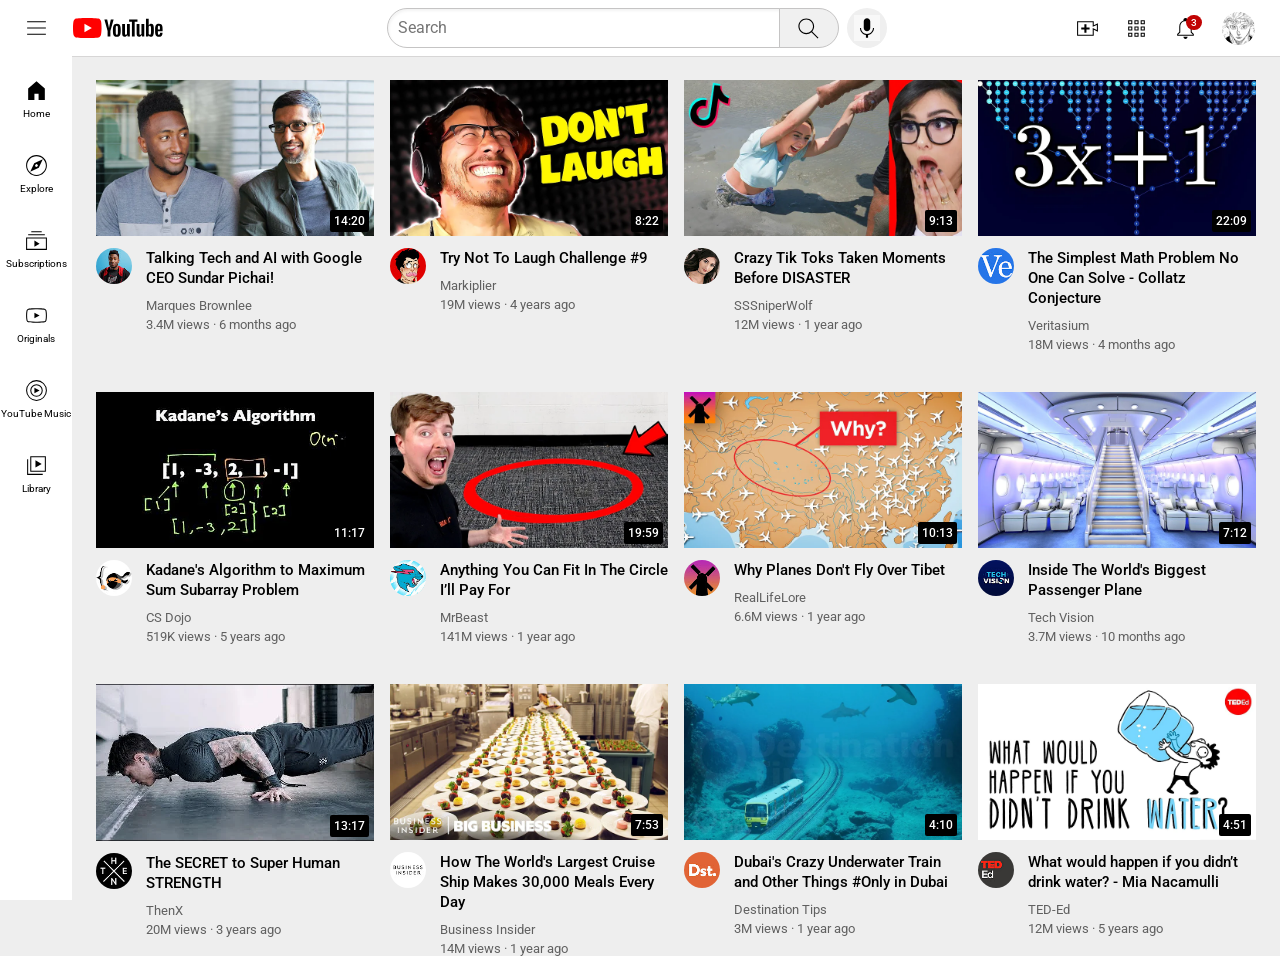
<file: index.html>
<!DOCTYPE html>
<html>
    <head>
        <title>Youtube.com Clone</title>

        <link rel="preconnect" href="https://fonts.googleapis.com">
        <link rel="preconnect" href="https://fonts.gstatic.com" crossorigin>
        <link href="https://fonts.googleapis.com/css2?family=Roboto:ital,wght@0,100;
        0,300;0,400;0,500;0,700;0,900;1,100;1,300;1,400;1,500;1,700;
        1,900&display=swap" rel="stylesheet">

        <link rel="stylesheet" href="STYLE/general.css">
        <link rel="stylesheet" href="STYLE/header.css">
        <link rel="stylesheet" href="STYLE/video.css">
        <link rel="stylesheet" href="STYLE/Sidebar.css">
    </head>
    <body style="margin: 0px;">
        <header class="header">
            <div class="left-section">
                <img class="menu" src="HEADER/hamburger-menu.svg">
                <img class="logo" src="HEADER/youtube-logo.svg">
            </div>
            <div class="middle-section">
                <input class="sear" type="text" placeholder="Search">
                <button class="search-button" >
                    <img class="search-icon" src="HEADER/search.svg">
                    <div class="button-information">Search</div>
                </button>
                <button class="mic"> 
                    <img class="mic-icon" src="HEADER/voice-search-icon.svg">
                    <div class="button-information">Voice Search</div>
                </button>
            </div>
            <div class="right-section">
                    <div class="upload-img">
                        <img class="upload-icon" src="HEADER/upload.svg">
                        <div class="button-information">Create</div>
                    </div>

                    <div class="yt-apps">
                        <img class="app-icon" src="HEADER/youtube-apps.svg">
                        <div class="button-information">YouTube Apps</div>
                    </div>

                    <div class="no-notif">
                        <img class="notifi-icon" src="HEADER/notifications.svg">
                        <div class="number-if">
                            3
                        </div>
                        <div class="button-information">Notifications</div>
                    </div>

                    <div class="profile-pic">
                        <img class="profile-icon" src="HEADER/myprofile.jpg">
                        <div class="button-information">My Profile</div>
                    </div>
                    
            </div>
        </header>

        <nav class="sidebar">

            <div class="sidebar-items">
                <img src="HEADER/home.svg">
                <div>Home</div>              
            </div>
            
            <div class="sidebar-items">
                <img src="HEADER/explore.svg">
                <div>Explore</div>              
            </div>
            
            <div class="sidebar-items">
                <img src="HEADER/subscriptions.svg">                
                <div>Subscriptions</div>              
            </div>
            
            <div class="sidebar-items">
                <img src="HEADER/originals.svg">               
                <div>Originals</div>              
            </div>
            
            <div class="sidebar-items">
                <img src="HEADER/youtube-music.svg">  
                <div>YouTube Music</div>              
            </div>
            
            <div class="sidebar-items">
                <img src="HEADER/library.svg">
                <div>Library</div>              
            </div>
        </nav>

        <main>
            <section class="video-Grid">
                <div class="v-preview">
    
                    <div class="thumb">
                        <img id="thumbnail_1" src="IMAGES/thumbnail-1.webp" class="img" onclick="">
                        <div class="video-time">
                            14:20
                        </div>
                    </div>
        
                    <div class="video-dgrid">
                        <div class="channel-img">
                            <img src="CHANNEL/channel-1.jpeg" class="channel">
                        </div>
    
                        <div class="channel-discription">
                            <p class="v-title">
                                Talking Tech and AI with Google CEO Sundar Pichai!
                            </p>
                
                            <p class="v-auth">
                                Marques Brownlee 
                            </p>
                
                            <p class="v-stats">
                                3.4M views &middot; 6 months ago
                                <!--the dot is an HTML entity just search any entity-->
                            </p>
                        </div>
                    </div> 
                </div>
        
                <div class="v-preview">
        
                    <div class="thumb">
                        <img id="thumbnail_2" src="IMAGES/thumbnail-2.webp" class="img">
                        <div class="video-time">
                            8:22
                        </div>
                    </div>
        
                    <div class="video-dgrid">
                        <div class="channel-img">
                            <img src="CHANNEL/channel-2.jpeg" class="channel">
                        </div>
        
                        <div class="channel-discription">
                            <p class="v-title">
                                Try Not To Laugh Challenge #9
                            </p>
                
                            <p class="v-auth">
                                Markiplier 
                            </p>
                
                            <p class="v-stats">
                                19M views &middot; 4 years ago
                                <!--the dot is an HTML entity just search any entity-->
                            </p>
                        </div>
                    </div> 
                </div>
        
                <div class="v-preview">
        
                    <div class="thumb">
                        <img id="thumbnail_3" src="IMAGES/thumbnail-3.webp" class="img">
                        <div class="video-time">
                            9:13
                        </div>
                    </div>
        
                    <div class="video-dgrid">
                        <div class="channel-img">
                            <img src="CHANNEL/channel-3.jpeg" class="channel">
                        </div>
        
                        <div class="channel-discription">
                            <p class="v-title">
                                Crazy Tik Toks Taken Moments Before DISASTER
                            </p>
                
                            <p class="v-auth">
                                SSSniperWolf 
                            </p>
                
                            <p class="v-stats">
                                12M views &middot; 1 year ago
                                <!--the dot is an HTML entity just search any entity-->
                            </p>
                        </div>
                    </div> 
                </div>
        
                <div class="v-preview">
        
                    <div class="thumb">
                        <img id="thumbnail_4" src="IMAGES/thumbnail-4.webp" class="img">
                        <div class="video-time">
                            22:09
                        </div>
                    </div>
        
                    <div class="video-dgrid">
                        <div class="channel-img">
                            <img src="CHANNEL/channel-4.jpeg" class="channel">
                        </div>
        
                        <div class="channel-discription">
                            <p class="v-title">
                                The Simplest Math Problem No One Can Solve - Collatz Conjecture
                            </p>
                
                            <p class="v-auth">
                                Veritasium 
                            </p>
                
                            <p class="v-stats">
                                18M views &middot; 4 months ago
                                <!--the dot is an HTML entity just search any entity-->
                            </p>
                        </div>
                    </div> 
                </div>
        
                <div class="v-preview">
        
                    <div class="thumb">
                        <img id="thumbnail_5" src="IMAGES/thumbnail-5.webp" class="img">
                        <div class="video-time">
                            11:17
                        </div>
                    </div>
        
                    <div class="video-dgrid">
                        <div class="channel-img">
                            <img src="CHANNEL/channel-5.jpeg" class="channel">
                        </div>
        
                        <div class="channel-discription">
                            <p class="v-title"> 
                                Kadane's Algorithm to Maximum Sum Subarray Problem
                            </p>
                
                            <p class="v-auth">
                                CS Dojo
                            </p>
                
                            <p class="v-stats">
                                519K views &middot; 5 years ago
                                <!--the dot is an HTML entity just search any entity-->
                            </p>
                        </div>
                    </div> 
                </div>
        
                <div class="v-preview">
        
                    <div class="thumb">
                        <img id="thumbnail_6" src="IMAGES/thumbnail-6.webp" class="img">
                        <div class="video-time">
                            19:59
                        </div>
                    </div>
        
                    <div class="video-dgrid">
                        <div class="channel-img">
                            <img src="CHANNEL/channel-6.jpeg" class="channel">
                        </div>
        
                        <div class="channel-discription">
                            <p class="v-title">
                                Anything You Can Fit In The Circle I’ll Pay For
                            </p>
                
                            <p class="v-auth">
                                MrBeast 
                            </p>
                
                            <p class="v-stats">
                                141M views &middot; 1 year ago
                                <!--the dot is an HTML entity just search any entity-->
                            </p>
                        </div>
                    </div> 
                </div>

                <div class="v-preview">
        
                    <div class="thumb">
                        <img id="thumbnail_7" src="IMAGES/thumbnail-7.webp" class="img">
                        <div class="video-time">
                            10:13
                        </div>
                    </div>
        
                    <div class="video-dgrid">
                        <div class="channel-img">
                            <img src="CHANNEL/channel-7.jpeg" class="channel">
                        </div>
        
                        <div class="channel-discription">
                            <p class="v-title">
                                Why Planes Don't Fly Over Tibet
                            </p>
                
                            <p class="v-auth">
                                RealLifeLore 
                            </p>
                
                            <p class="v-stats">
                                6.6M views &middot; 1 year ago
                                <!--the dot is an HTML entity just search any entity-->
                            </p>
                        </div>
                    </div> 
                </div>

                <div class="v-preview">
        
                    <div class="thumb">
                        <img id="thumbnail_8" src="IMAGES/thumbnail-8.webp" class="img">
                        <div class="video-time">
                            7:12
                        </div>
                    </div>
        
                    <div class="video-dgrid">
                        <div class="channel-img">
                            <img src="CHANNEL/channel-8.jpeg" class="channel">
                        </div>
        
                        <div class="channel-discription">
                            <p class="v-title">
                                Inside The World's Biggest Passenger Plane
                            </p>
                
                            <p class="v-auth">
                                Tech Vision 
                            </p>
                
                            <p class="v-stats">
                                3.7M views &middot; 10 months ago
                                <!--the dot is an HTML entity just search any entity-->
                            </p>
                        </div>
                    </div> 
                </div>

                <div class="v-preview">
        
                    <div class="thumb">
                        <img id="thumbnail_9" src="IMAGES/thumbnail-9.webp" class="img">
                        <div class="video-time">
                            13:17
                        </div>
                    </div>
        
                    <div class="video-dgrid">
                        <div class="channel-img">
                            <img src="CHANNEL/channel-9.jpeg" class="channel">
                        </div>
        
                        <div class="channel-discription">
                            <p class="v-title">
                                The SECRET to Super Human STRENGTH
                            </p>
                
                            <p class="v-auth">
                                ThenX
                            </p>
                
                            <p class="v-stats">
                                20M views &middot; 3 years ago
                                <!--the dot is an HTML entity just search any entity-->
                            </p>
                        </div>
                    </div> 
                </div>

                <div class="v-preview">
        
                    <div class="thumb">
                        <img id="thumbnail_10" src="IMAGES/thumbnail-10.webp" class="img">
                        <div class="video-time">
                            7:53
                        </div>
                    </div>
        
                    <div class="video-dgrid">
                        <div class="channel-img">
                            <img src="CHANNEL/channel-10.jpeg" class="channel">
                        </div>
        
                        <div class="channel-discription">
                            <p class="v-title">
                                How The World's Largest Cruise Ship Makes 30,000 Meals Every Day
                            </p>
                
                            <p class="v-auth">
                                Business Insider 
                            </p>
                
                            <p class="v-stats">
                                14M views &middot; 1 year ago
                                <!--the dot is an HTML entity just search any entity-->
                            </p>
                        </div>
                    </div> 
                </div>

                <div class="v-preview">
        
                    <div class="thumb">
                        <img id="thumbnail_11" src="IMAGES/thumbnail-11.webp" class="img">
                        <div class="video-time">
                            4:10
                        </div>
                    </div>
        
                    <div class="video-dgrid">
                        <div class="channel-img">
                            <img src="CHANNEL/channel-11.jpeg" class="channel">
                        </div>
        
                        <div class="channel-discription">
                            <p class="v-title">
                                Dubai's Crazy Underwater Train and Other Things #Only in Dubai
                            </p>
                
                            <p class="v-auth">
                                Destination Tips 
                            </p>
                
                            <p class="v-stats">
                                3M views &middot; 1 year ago
                                <!--the dot is an HTML entity just search any entity-->
                            </p>
                        </div>
                    </div> 
                </div>

                <div class="v-preview">
        
                    <div class="thumb">
                        <img id="thumbnail_12" src="IMAGES/thumbnail-12.webp" class="img">
                        <div class="video-time">
                            4:51
                        </div>
                    </div>
        
                    <div class="video-dgrid">
                        <div class="channel-img">
                            <img src="CHANNEL/channel-12.jpeg" class="channel">
                        </div>
        
                        <div class="channel-discription">
                            <p class="v-title">
                                What would happen if you didn’t drink water? - Mia Nacamulli
                            </p>
                
                            <p class="v-auth">
                                TED-Ed 
                            </p>
                
                            <p class="v-stats">
                                12M views &middot; 5 years ago
                                <!--the dot is an HTML entity just search any entity-->
                            </p>
                        </div>
                    </div> 
                </div>
            </section>
        </main> 
        <script src="SCRIPTS/YOUTUBE.js"></script> 
    </body>
</html>
<!--objct-fit: cover/countain; || object-position: top/bottom/left/right -->
</file>
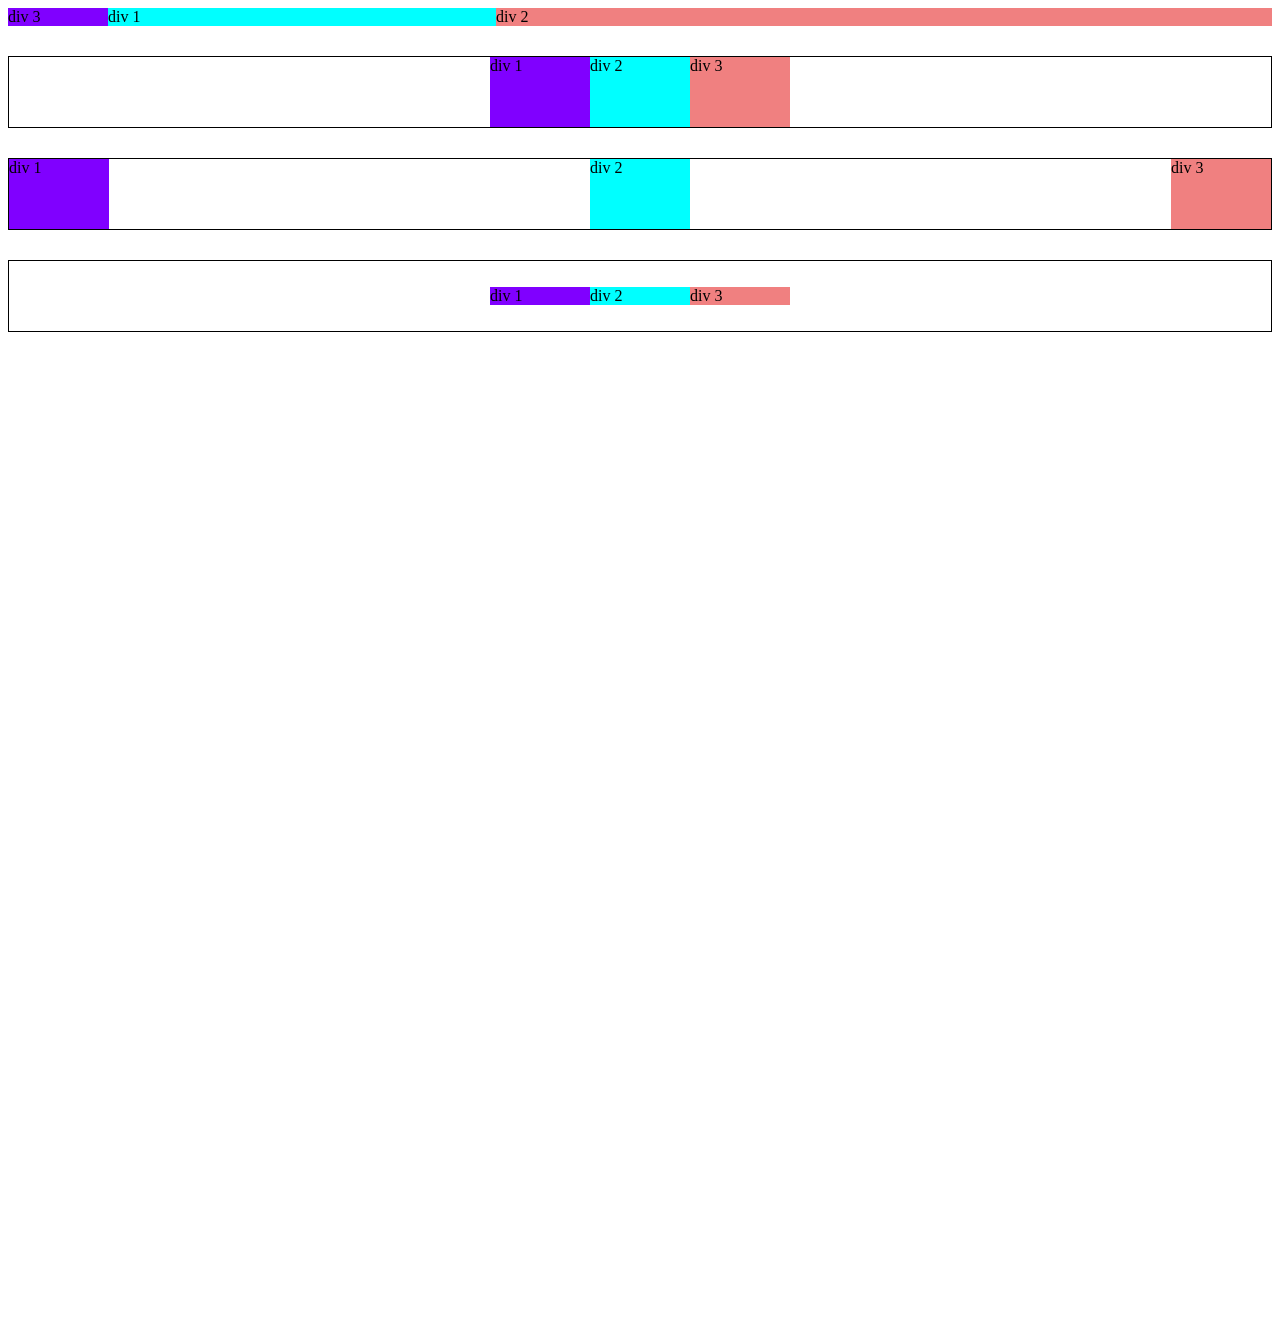
<file: flexbox.html>
<!DOCTYPE html>
<html>
    <head>
        <title>Flexbox practice</title>
    </head>
    <body style="padding-bottom: 1000px;">
        <div style="display: flex;
          flex-direction: row;">
          <div style="background-color: rgb(128, 0, 255);
                   width: 100px;">
            div 3</div> 
        <div style="background-color: aqua;
                   flex: 1;">
            div 1</div>
        <div style="background-color: lightcoral;
                   flex: 2;">
            div 2</div>
        </div>

        <div style="display: flex;
          flex-direction: row;
          justify-content: center;

          margin-top: 30px;
          height: 70px;
          border-style: solid;
          border-width: 1px;
          border-color: black;">
          <div style="background-color: rgb(128, 0, 255);
                   width: 100px;">
            div 1</div> 
        <div style="background-color: aqua;
                   width: 100px;">
            div 2</div>
        <div style="background-color: lightcoral;
                   width: 100px;">
            div 3</div>
        </div>

        <div style="display: flex;
          flex-direction: row;
          justify-content: space-between;

          margin-top: 30px;
          height: 70px;
          border-style: solid;
          border-width: 1px;
          border-color: black;">
          <div style="background-color: rgb(128, 0, 255);
                   width: 100px;">
            div 1</div> 
        <div style="background-color: aqua;
                   width: 100px;">
            div 2</div>
        <div style="background-color: lightcoral;
                   width: 100px;">
            div 3</div>
        </div>

        <div style="display: flex;
          flex-direction: row;
          justify-content: center;
          align-items: center;

          margin-top: 30px;
          height: 70px;
          border-style: solid;
          border-width: 1px;
          border-color: black;">
          <div style="background-color: rgb(128, 0, 255);
                   width: 100px;">
            div 1</div> 
        <div style="background-color: aqua;
                   width: 100px;">
            div 2</div>
        <div style="background-color: lightcoral;
                   width: 100px;">
            div 3</div>
        </div>
    </body>
</html>
</file>
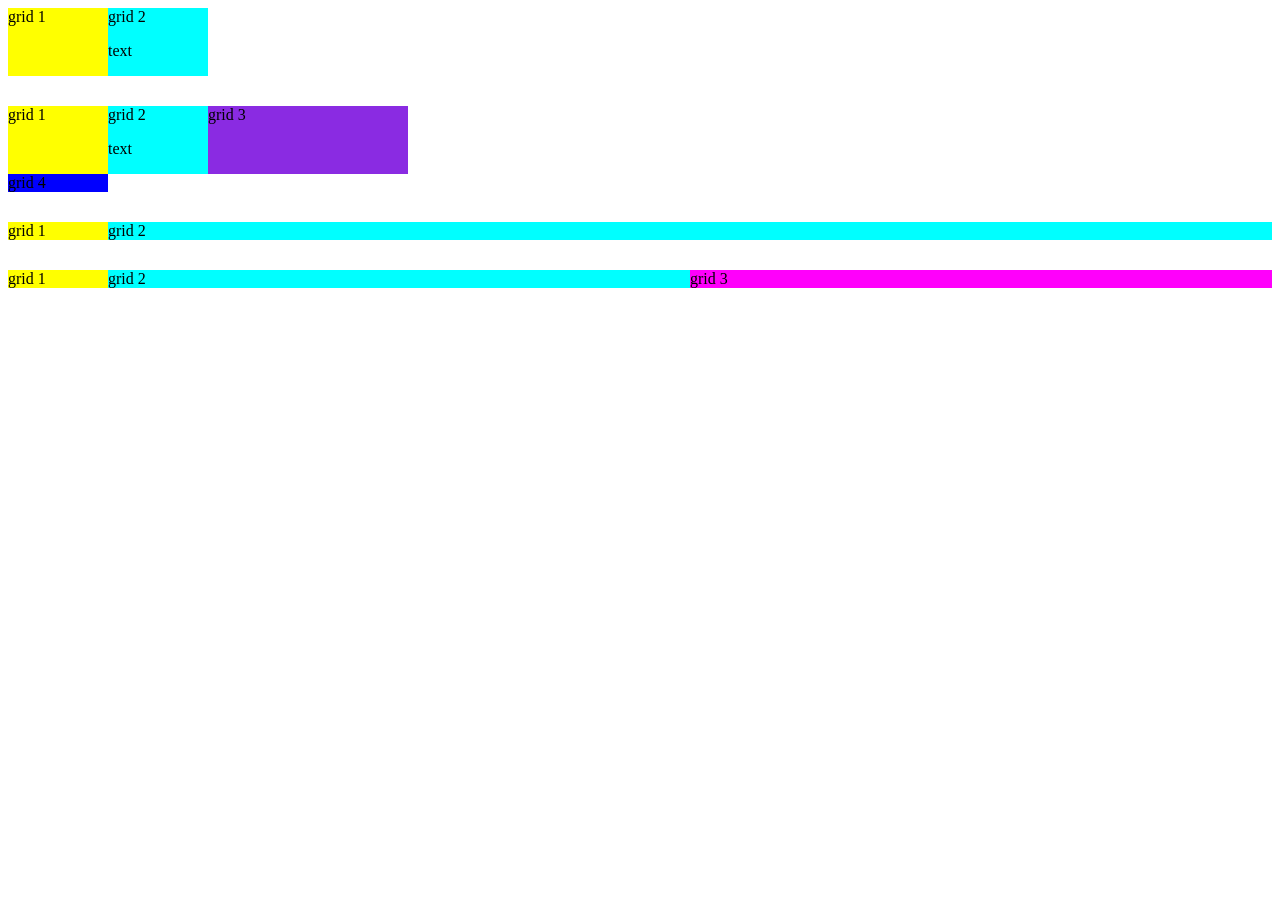
<file: grid.html>
<!DOCTYPE html>
<html>
    <head>
        <title>GRID PRACTICE</title>
    </head>
    <body>
        <div style="display: grid;grid-template-columns: 100px 100px;">
        <div style="background-color: yellow;">grid 1</div>
        <div style="background-color: aqua;">grid 2<p>text</p></div>
        </div>

        <div style="display: grid;grid-template-columns: 100px 100px 200px; margin-top: 30px;">
        <div style="background-color: yellow;">grid 1</div>
        <div style="background-color: aqua;">grid 2<p>text</p></div>
        <div style="background-color: blueviolet;">grid 3</div>
        <div style="background-color: blue;">grid 4</div>
        </div>

        <div style="display: grid;grid-template-columns: 100px 1fr; margin-top: 30px;">
        <div style="background-color: yellow;">grid 1</div>
        <div style="background-color: aqua;">grid 2</div>
        </div>
        <div style="display: grid;grid-template-columns: 100px 1fr 1fr; margin-top: 30px;">
        <div style="background-color: yellow;">grid 1</div>
        <div style="background-color: aqua;">grid 2</div>
        <div style="background-color: rgb(255, 0, 251);">grid 3</div>
        </div>
    </body>
</html>
</file>
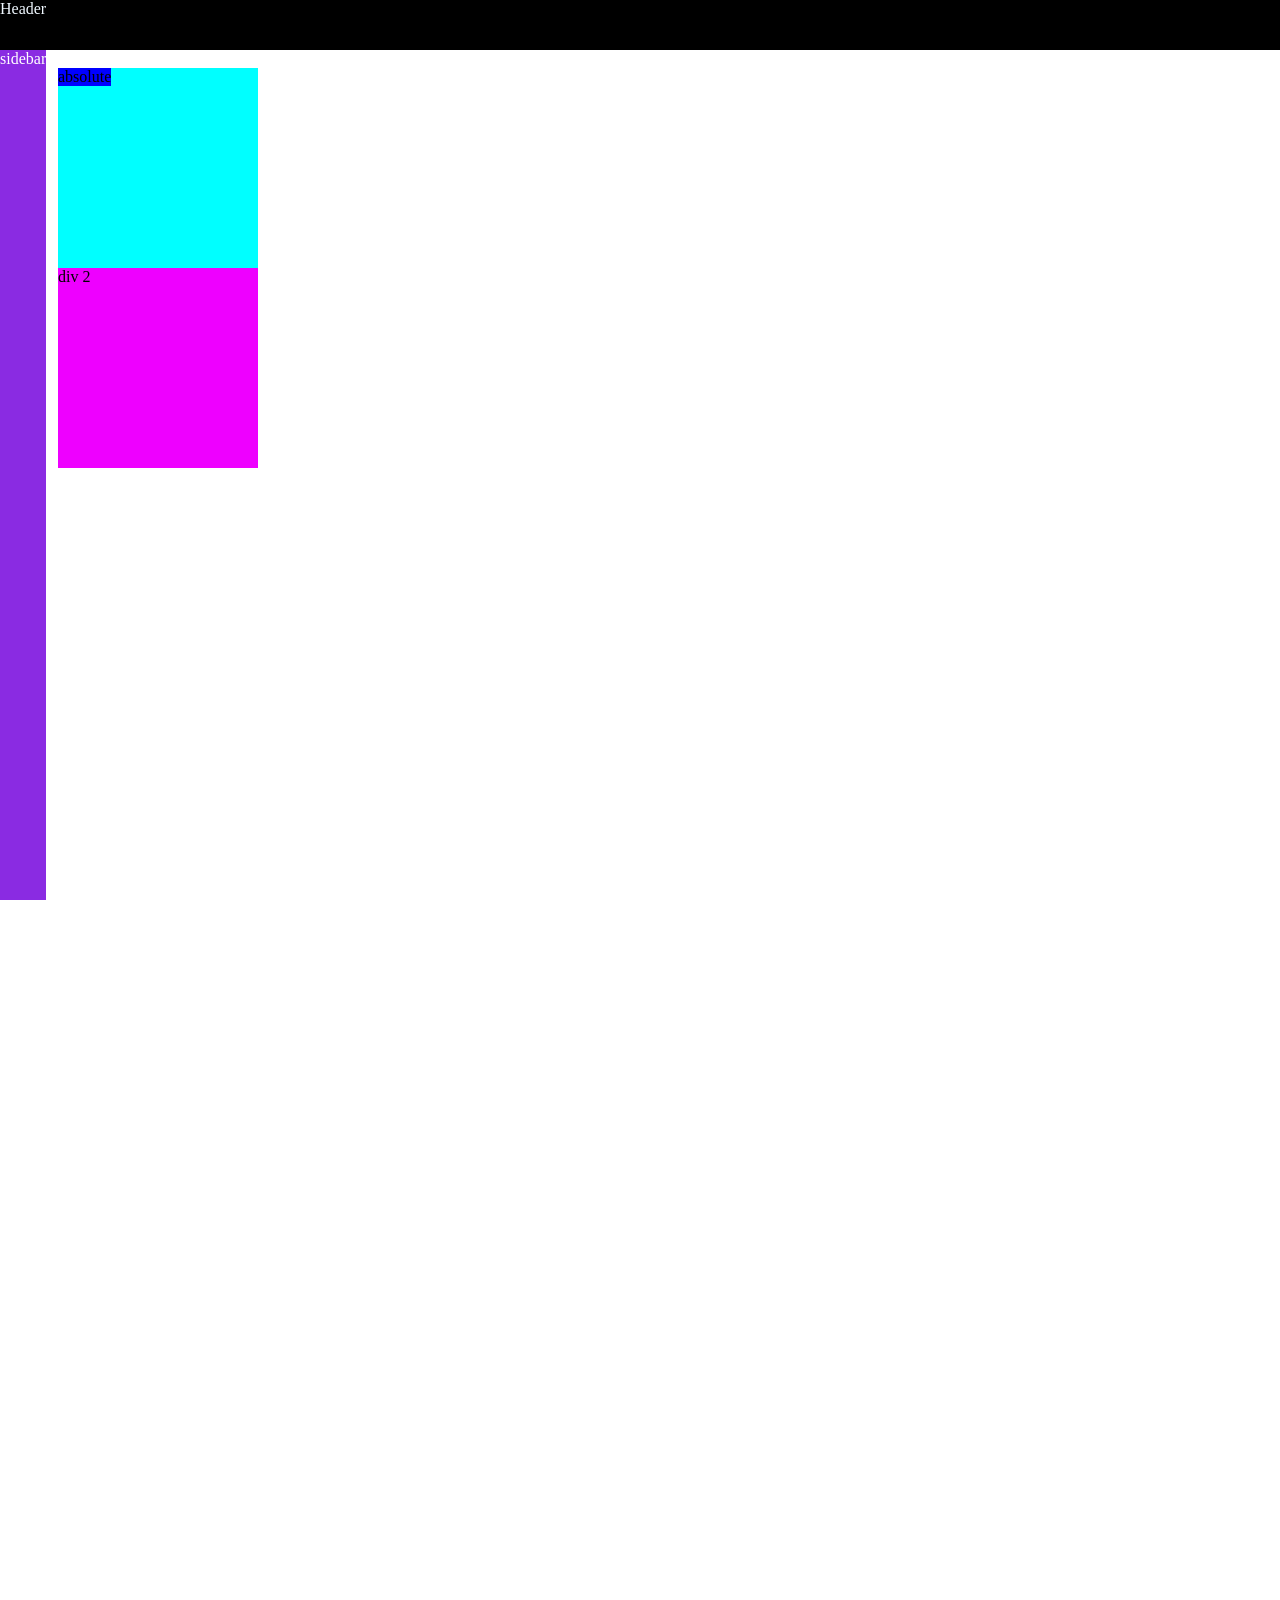
<file: Position.html>
<!DOCTYPE html>
<html>
    <head>
        <title>css position</title>
    </head>
    <body style="height: 3000px;
                 padding-top: 60px;
                 padding-left: 50px;">
        <div style="background-color: black;
                    color: aliceblue;
                    position: fixed;
                    top: 0;
                    left: 0;
                    right: 0;
                    height: 50px;
                    z-index: 1;">
            Header
        </div>
        <div style="background-color: blueviolet;
                    color: white;
                    position: fixed;
                    left: 0;
                    bottom: 0;
                    top: 50px">
            sidebar
        </div>

        <div style="
            position:absolute;
            background-color: blue;">
            absolute
        </div>
        <div style="background-color: aqua;
                    height: 200px;
                    width: 200px;">
            div 1
        </div>
        <div style="background-color: rgb(238, 0, 255);
                    height: 200px;
                    width: 200px;">
            div 2
        </div>
    </body>
</html>
</file>
<file: STYLE/general.css>
p
{
    font-family: Roboto,arial;
    margin-top: 0px;
    margin-bottom: 0px;
}

body
{
    padding-top: 80px;
    padding-left: 96px;
    padding-right: 24px;
    background-color: rgb(238, 238, 238);
}
</file>
<file: STYLE/header.css>
.header
{
    height:56px;
    display: flex;
    flex-direction: row;
    justify-content: space-between;
    background-color: rgb(255, 255, 255);
    position: fixed;
    top:0;
    left: 0;
    right: 0;
    border-bottom-width: 1px;
    border-bottom-style: solid;
    border-color: rgb(215, 214, 214);
    z-index: 10;

}
.menu
{
    height: 25px;
    margin-left: 24px;
    margin-right: 24px;
}
.logo
{
    height: 20px;
}

.left-section
{
    display: flex;
    align-items: center;
}
.middle-section
{
    flex: 1;
    padding-left: 0px;
    margin-left: 70px;
    margin-right: 35px;
    max-width: 500px;
    display: flex;
    align-items: center;
}
.sear
{
    flex: 1;
    height: 36px;
    padding-left: 10px;
    font-size: 16px;
    border-width: 1px;
    border-style: solid;
    border-color: rgb(197, 196, 196);
    border-top-left-radius: 30px;
    border-bottom-left-radius: 30px;
    box-shadow: inset 1px 2px 3px rgba(0,0,0,0.05);
    width: 0;
}
.sear::placeholder
{
    font-family: Roboto, Arial;
    font-size: 16px;
    border-width: 1px;
}
.search-button
{
    height: 40px;
    width: 60px;
    background-color: rgb(240, 240, 240);
    border-width: 1px;
    border-style: solid;
    border-color: rgb(197, 196, 196);
    border-top-right-radius: 20px;
    border-bottom-right-radius: 20px;
    margin-left: -2px;
    position: relative;

}
.search-button,.mic,
.upload-img,
.yt-apps,
.no-notif,
.profile-pic
{
    display: flex;
    justify-content: center;
    align-items: center;
    cursor: pointer;
}

.search-button .button-information ,
.mic .button-information,
.upload-img .button-information,
.yt-apps .button-information,
.no-notif .button-information,
.profile-pic .button-information
{
    font-family: Roboto, Arial;
    position: absolute;
    background-color: grey;
    color: white;
    padding-top: 9px;
    padding-bottom: 9px;
    padding-left: 6px;
    padding-right: 6px;
    border-radius: 2px;
    font-size: 12px;
    bottom: -40px;
    opacity: 0;
    transition: opacity 0.15s;
    pointer-events: none;
    white-space: nowrap;
}

.search-button:hover .button-information ,
.mic:hover .button-information,
.upload-img:hover .button-information,
.yt-apps:hover  .button-information,
.no-notif:hover  .button-information,
.profile-pic:hover  .button-information
{
    opacity: 1;
}

.mic
{
    height: 40px;
    width: 40px;
    border-radius: 20px;
    border: none;
    margin-left: 8px;
    position: relative;
}
.search-icon
{
    height: 27px;
}
.mic-icon
{
    height: 26px;
    background-color: rgb(248, 248, 248);
}
.right-section
{
    width: 180px;
    margin-right: 25px;
    display: flex;
    align-items: center;
    justify-content: space-between;
    flex-shrink: 0;
}
.upload-icon
{
    height: 25px;
}
.app-icon
{
    height: 25px;
}
.notifi-icon
{
    height: 25px;
}
.profile-icon
{
    height: 33px;
    border-radius: 22px;
}
.no-notif
{
    position: relative;
}
.number-if
{
    position: absolute;
    background-color: rgb(193, 3, 3);
    color: white;
    font-family: Roboto,arial;
    font-size: 10px;
    font-weight: 500;
    padding-top: 2px;
    padding-bottom: 2px;
    padding-right: 5px;
    padding-left: 5px;
    border-radius: 40px;
    top: -1px;
    right: -4px;
}
</file>
<file: STYLE/video.css>
.img
{
    width: 100%;
}
.v-title
{
    width: 100%;
    margin-top: 0px;
    font-weight: 500;
    font-size: 15px;
    line-height: 20px;
    margin-bottom: 10px;
}
.v-auth,
.v-stats
{
    font-size: 13px;
    color: rgb(96, 96, 96);
}
.v-auth
{
    margin-bottom: 4px;
}
.channel
{
    border-radius: 40px;
    width: 36px;
}
.thumb
{
    margin-bottom: 8px;
    position: relative;
}
.video-dgrid
{
    display: grid;
    grid-template-columns: 50px 1fr;
}
.channel-img
{
    vertical-align: top;
    
}
.video-Grid
{
    display: grid; 
    grid-template-columns: 1fr 1fr 1fr;
    column-gap: 16px;
    row-gap: 40px;
}

@media(max-width: 750px)
{
    .video-Grid
    {
        grid-template-columns: 1fr 1fr ;
    } 
}

@media(max-width: 751px) and (min-width: 999px)
{
    .video-Grid
    {
        grid-template-columns: 1fr 1fr 1fr;
    } 
}

@media(min-width: 1000px)
{
    .video-Grid
    {
        grid-template-columns: 1fr 1fr 1fr 1fr;
    } 
}


.video-time
{
    font-family: Roboto,arial;
    font-size: 12px;
    font-weight: 500;
    padding: 4px;
    border-radius: 2px;
    background-color: black;
    color: white;
    position: absolute;
    bottom: 8px;
    right: 5px;
}
</file>
<file: STYLE/Sidebar.css>
.sidebar
{
    position:fixed;
    background-color: rgb(255, 255, 255);
    left: 0;
    bottom: 0;
    top: 56px;
    width: 72px;
    z-index: 101;
    padding-top: 5px;
}
.sidebar-items
{
    height: 75px;
    display: flex;
    align-items: center;
    justify-content: center;
    flex-direction: column;
    cursor: pointer;
}
.sidebar-items:hover
{
    background-color: rgb(236, 236, 236);
}
.sidebar-items img
{
    height: 25px;
    margin-bottom: 5px;
}
.sidebar-items div
{
    font-family: Roboto, Arial;
    font-size: 10px;
}
</file>
